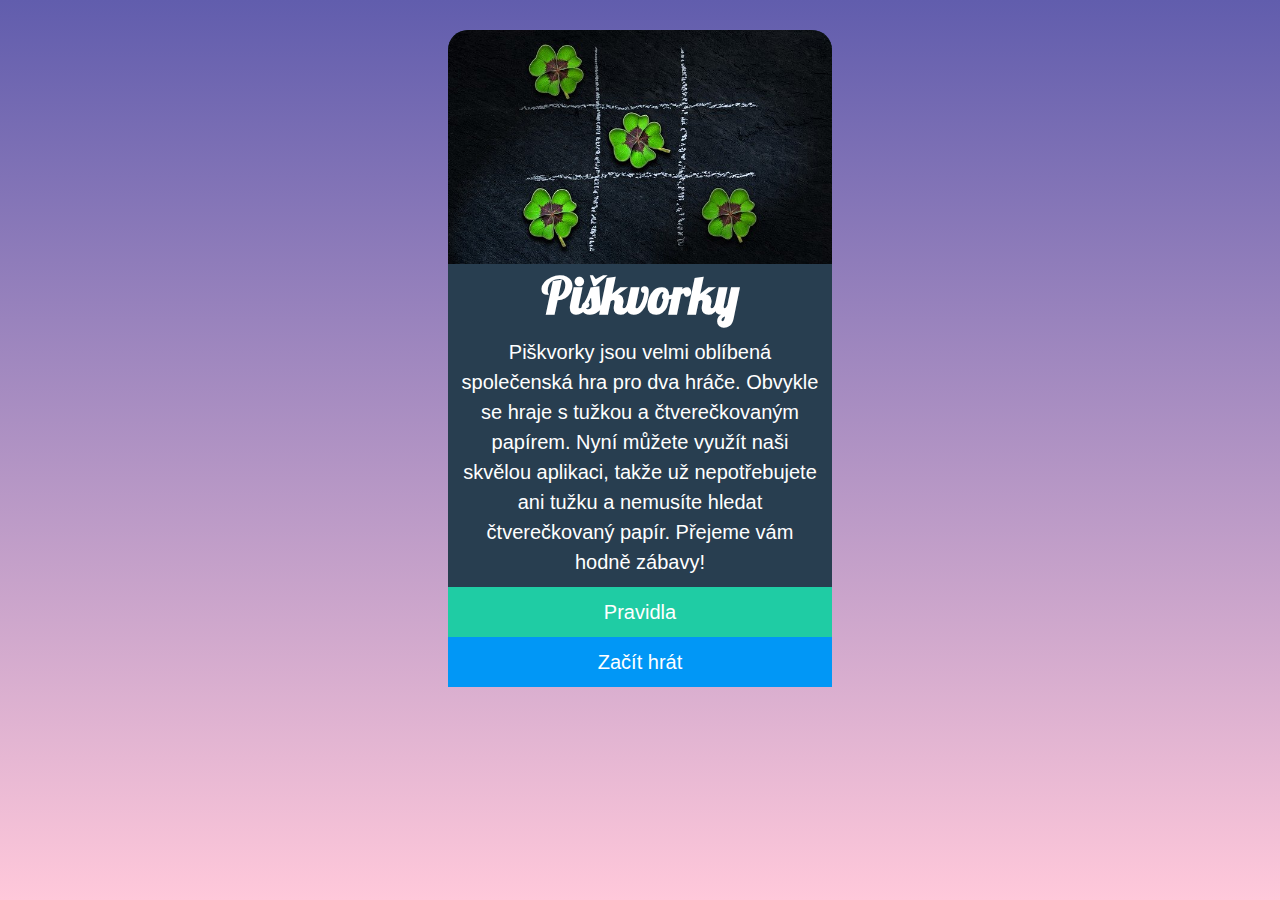
<file: index.html>
<!DOCTYPE html>
<html lang="cz">

<head>
  <meta charset="UTF-8">
  <meta http-equiv="X-UA-Compatible" content="IE=edge">
  <meta name="viewport" content="width=device-width, initial-scale=1.0">
  <title>Piškvorky</title>
  <link rel="stylesheet" href="styly.css">
  <link href="https://fonts.googleapis.com/css2?family=Lobster&display=swap" rel="stylesheet">
</head>

<body>
  <div class="piskvorky_home">

    <img class="piskvorky__obrazok" src="uvodni.jpg" alt="piskvorky">
    <h1 class="title">Piškvorky</h1>
    <p>
      Piškvorky jsou velmi oblíbená společenská hra pro dva hráče. Obvykle se hraje s tužkou a čtverečkovaným papírem.
      Nyní můžete využít naši skvělou aplikaci, takže už nepotřebujete ani tužku a nemusíte hledat čtverečkovaný
      papír.
      Přejeme vám hodně zábavy!
    </p>
    <a href="pravidla.html" class="tlacitka tlacitko__jedna">Pravidla</a>
    <a class="tlacitka tlacitko__dva" href="hra.html">Začít hrát</a>



  </div>
</body>

</html>
</file>
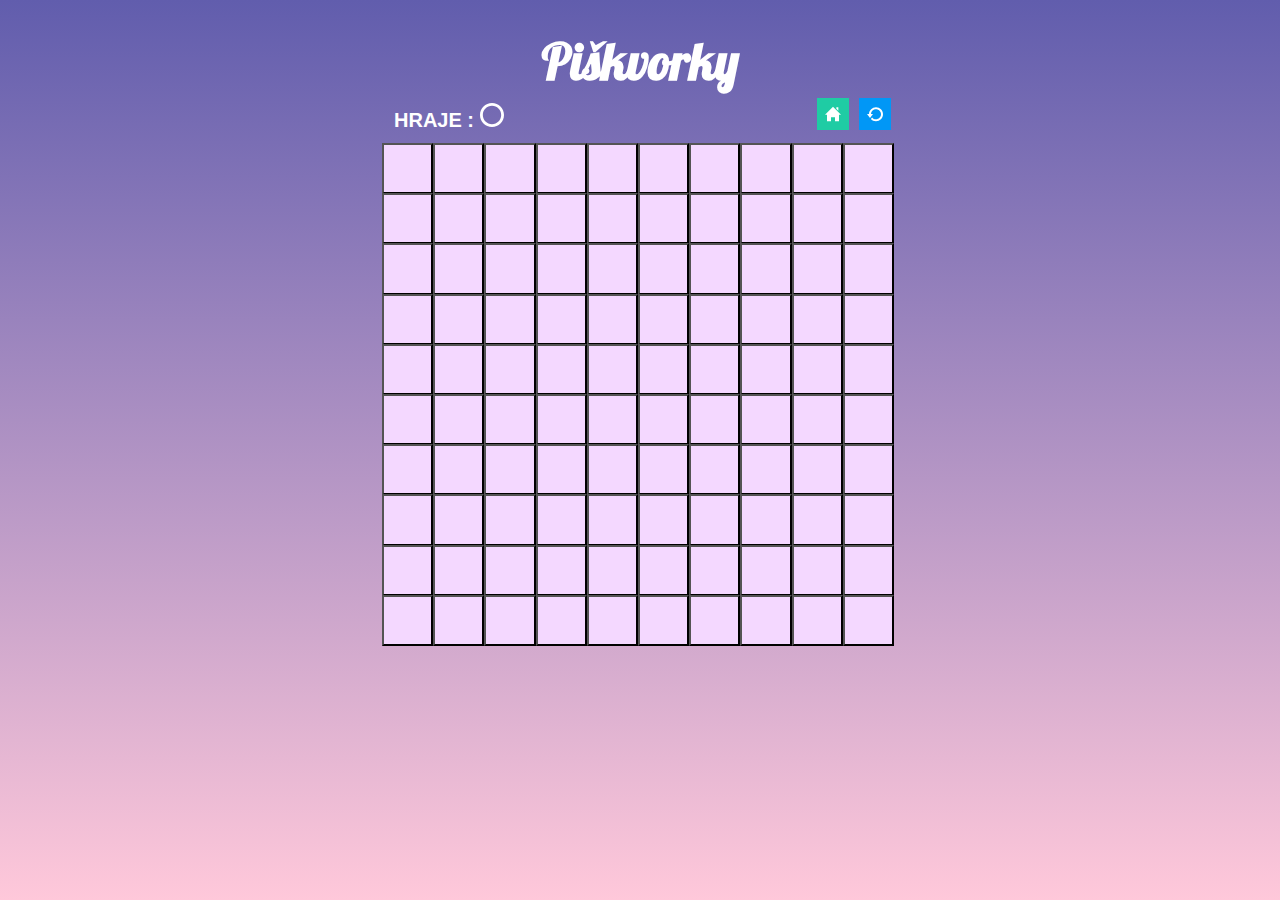
<file: hra.html>
<!DOCTYPE html>
<html lang="cz">

<head>
  <meta charset="UTF-8">
  <meta http-equiv="X-UA-Compatible" content="IE=edge">
  <meta name="viewport" content="width=device-width, initial-scale=1.0">
  <title>Piškvorky</title>
  <link rel="stylesheet" href="styly.css" />
  <link href="https://fonts.googleapis.com/css2?family=Lobster&display=swap" rel="stylesheet">
</head>

<body>
  <div class="Piskvorky__Hra">
    <h1 class="title">Piškvorky</h1>
    <div class="menu__hra">
      <div class="menu__hra__left">
        <p class="title__hra">HRAJE : <img src="foto/circle.svg" alt="circle"></p>
      </div>
      <div class="menu__hra__right">
        <a href="index.html"><img class="home__button1" src="foto/home.svg" alt="home"></a>
        <a href="hra.html"><img class="home__button2" src="foto/restart.svg" alt="restart"></a>
      </div>
    </div>
    <div class="playground">
      <button class="playground_button"></button>
      <button class="playground_button"></button>
      <button class="playground_button"></button>
      <button class="playground_button"></button>
      <button class="playground_button"></button>
      <button class="playground_button"></button>
      <button class="playground_button"></button>
      <button class="playground_button"></button>
      <button class="playground_button"></button>
      <button class="playground_button"></button>
      <button class="playground_button"></button>
      <button class="playground_button"></button>
      <button class="playground_button"></button>
      <button class="playground_button"></button>
      <button class="playground_button"></button>
      <button class="playground_button"></button>
      <button class="playground_button"></button>
      <button class="playground_button"></button>
      <button class="playground_button"></button>
      <button class="playground_button"></button>
      <button class="playground_button"></button>
      <button class="playground_button"></button>
      <button class="playground_button"></button>
      <button class="playground_button"></button>
      <button class="playground_button"></button>
      <button class="playground_button"></button>
      <button class="playground_button"></button>
      <button class="playground_button"></button>
      <button class="playground_button"></button>
      <button class="playground_button"></button>
      <button class="playground_button"></button>
      <button class="playground_button"></button>
      <button class="playground_button"></button>
      <button class="playground_button"></button>
      <button class="playground_button"></button>
      <button class="playground_button"></button>
      <button class="playground_button"></button>
      <button class="playground_button"></button>
      <button class="playground_button"></button>
      <button class="playground_button"></button>
      <button class="playground_button"></button>
      <button class="playground_button"></button>
      <button class="playground_button"></button>
      <button class="playground_button"></button>
      <button class="playground_button"></button>
      <button class="playground_button"></button>
      <button class="playground_button"></button>
      <button class="playground_button"></button>
      <button class="playground_button"></button>
      <button class="playground_button"></button>
      <button class="playground_button"></button>
      <button class="playground_button"></button>
      <button class="playground_button"></button>
      <button class="playground_button"></button>
      <button class="playground_button"></button>
      <button class="playground_button"></button>
      <button class="playground_button"></button>
      <button class="playground_button"></button>
      <button class="playground_button"></button>
      <button class="playground_button"></button>
      <button class="playground_button"></button>
      <button class="playground_button"></button>
      <button class="playground_button"></button>
      <button class="playground_button"></button>
      <button class="playground_button"></button>
      <button class="playground_button"></button>
      <button class="playground_button"></button>
      <button class="playground_button"></button>
      <button class="playground_button"></button>
      <button class="playground_button"></button>
      <button class="playground_button"></button>
      <button class="playground_button"></button>
      <button class="playground_button"></button>
      <button class="playground_button"></button>
      <button class="playground_button"></button>
      <button class="playground_button"></button>
      <button class="playground_button"></button>
      <button class="playground_button"></button>
      <button class="playground_button"></button>
      <button class="playground_button"></button>
      <button class="playground_button"></button>
      <button class="playground_button"></button>
      <button class="playground_button"></button>
      <button class="playground_button"></button>
      <button class="playground_button"></button>
      <button class="playground_button"></button>
      <button class="playground_button"></button>
      <button class="playground_button"></button>
      <button class="playground_button"></button>
      <button class="playground_button"></button>
      <button class="playground_button"></button>
      <button class="playground_button"></button>
      <button class="playground_button"></button>
      <button class="playground_button"></button>
      <button class="playground_button"></button>
      <button class="playground_button"></button>
      <button class="playground_button"></button>
      <button class="playground_button"></button>
      <button class="playground_button"></button>
      <button class="playground_button"></button>

    </div>


  </div>
</body>

</html>
</file>
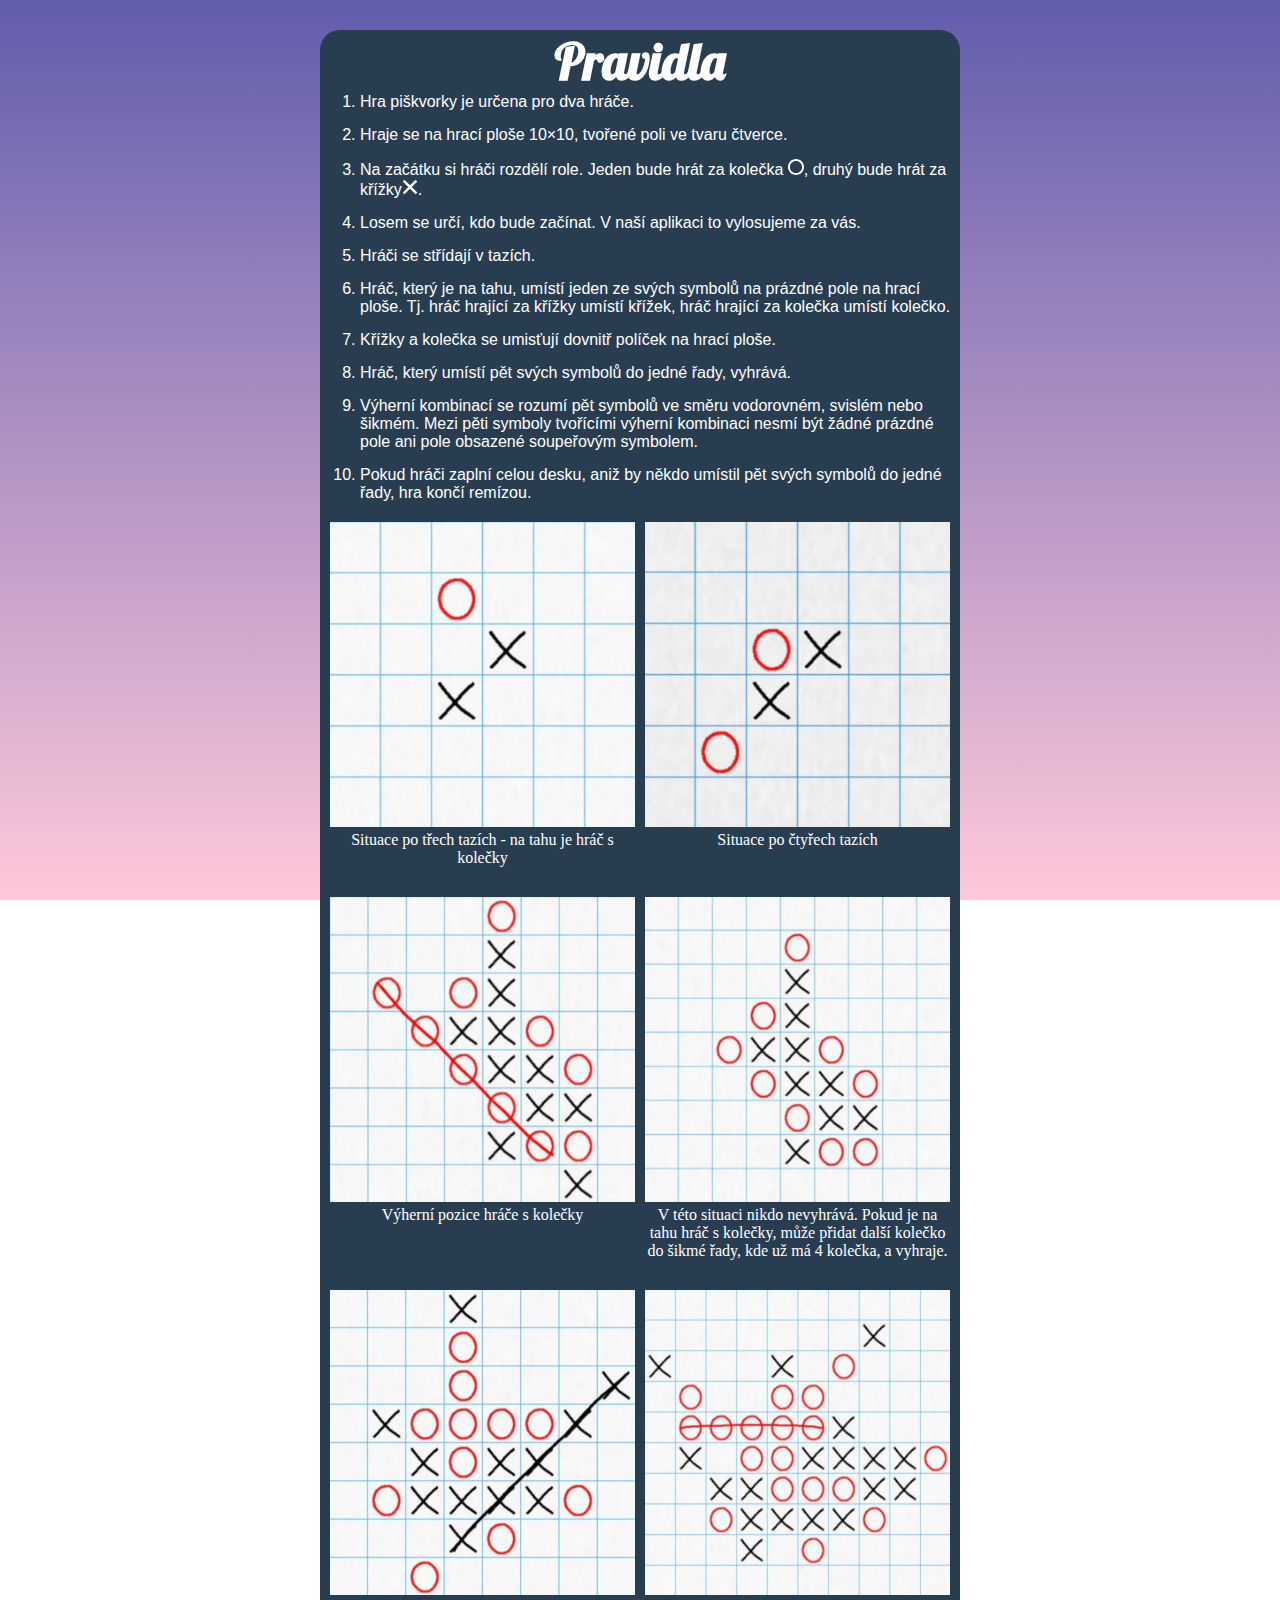
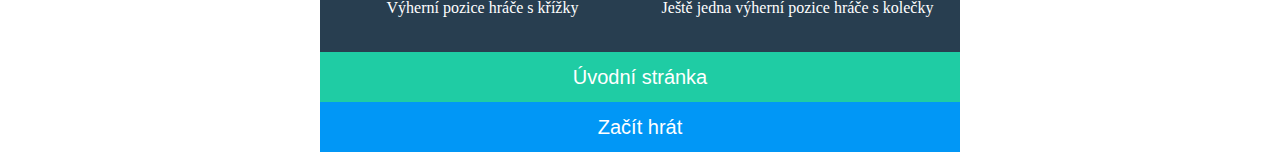
<file: pravidla.html>
<!DOCTYPE html>
<html lang="cz">

<head>
  <meta charset="UTF-8">
  <meta http-equiv="X-UA-Compatible" content="IE=edge">
  <meta name="viewport" content="width=device-width, initial-scale=1.0">
  <link rel="stylesheet" href="styly.css" />
  <link href="https://fonts.googleapis.com/css2?family=Lobster&display=swap" rel="stylesheet">
  <title></title>

</head>

<body>
  <div class="piskvorky_pravidla">

    <h1 class="title">Pravidla</h1>
    <ol>
      <li>Hra piškvorky je určena pro dva hráče.</li>
      <li>Hraje se na hrací ploše 10×10, tvořené poli ve tvaru čtverce.</li>
      <li>Na začátku si hráči rozdělí role. Jeden bude hrát za kolečka <img class="icons__textimages"
          src="foto/circle.svg" alt="koužek">, druhý bude hrát za křížky<img class="icons__textimages"
          src="foto/cross (1).svg" alt="křížik">.
      </li>
      <li>Losem se určí, kdo bude začínat. V naší aplikaci to vylosujeme za vás.
      </li>
      <li>Hráči se střídají v tazích.
      </li>
      <li>Hráč, který je na tahu, umístí jeden ze svých symbolů na prázdné pole na hrací ploše. Tj. hráč hrající za
        křížky umístí křížek, hráč hrající za kolečka umístí kolečko.
      </li>
      <li>Křížky a kolečka se umisťují dovnitř políček na hrací ploše.
      </li>
      <li>Hráč, který umístí pět svých symbolů do jedné řady, vyhrává.
      </li>
      <li>Výherní kombinací se rozumí pět symbolů ve směru vodorovném, svislém nebo šikmém. Mezi pěti symboly tvořícími
        výherní kombinaci nesmí být žádné prázdné pole ani pole obsazené soupeřovým symbolem.
      </li>
      <li>Pokud hráči zaplní celou desku, aniž by někdo umístil pět svých symbolů do jedné řady, hra končí remízou.
      </li>
    </ol>
    <div class="instructions">
      <figure><img class="instructions__piskvorky__img" src="foto/instructions-01.jpg" alt="Situace po třech tazích">
        <figurecaption>Situace po třech tazích - na tahu je hráč s kolečky</figurecaption>
      </figure>
      <figure><img class="instructions__piskvorky__img" src="foto/instructions-02.jpg" alt="Situace po čtyřech tazích">
        <figurecaption>Situace po čtyřech tazích</figurecaption>
      </figure>
      <figure><img class="instructions__piskvorky__img" src="foto/instructions-03.jpg"
          alt="Výherní pozice hráče s kolečky">
        <figurecaption>Výherní pozice hráče s kolečky
        </figurecaption>
      </figure>
      <figure><img class="instructions__piskvorky__img" src="foto/instructions-04.jpg"
          alt="V této situaci nikdo nevyhráva">
        <figurecaption>V této situaci nikdo nevyhrává. Pokud je na tahu hráč s kolečky, může přidat další kolečko do
          šikmé
          řady, kde už má 4 kolečka, a vyhraje.
        </figurecaption>
      </figure>
      <figure><img class="instructions__piskvorky__img" src="foto/instructions-05.jpg"
          alt="Vyherní pozice hráče s křížky">
        <figurecaption>Výherní pozice hráče s křížky
        </figurecaption>
      </figure>
      <figure><img class="instructions__piskvorky__img" src="foto/instructions-06.jpg" alt="Ještě jedna výherní pozice">
        <figurecaption>Ještě jedna výherní pozice hráče s kolečky
        </figurecaption>
      </figure>
    </div>

    <a class="tlacitka tlacitko__jedna" href="index.html">Úvodní stránka</a>
    <a class="tlacitka tlacitko__dva" href="index.html">Začít hrát</a>

  </div>
</body>

</html>
</file>
<file: styly.css>
*,
::before,
::after {
  box-sizing: border-box;
  margin: 0;
}

body {
  background: linear-gradient(#615dad, #ffc8da);
  min-height: 100vh;
  background-repeat: no-repeat;
  background-attachment: fixed;
}
.piskvorky_pravidla {
  background-color: #283e50;
  width: 50%;
  position: absolute;
  left: 50%;
  transform: translate(-50%);
  border-top-left-radius: 20px;
  border-top-right-radius: 20px;
  display: flex;
  flex-direction: column;
  margin: 30px 0px 130px 0px;
}
.piskvorky_home {
  background-color: #283e50;
  width: 30%;
  position: absolute;
  left: 50%;
  transform: translate(-50%);
  border-top-left-radius: 20px;
  border-top-right-radius: 20px;
  display: flex;
  flex-direction: column;
  margin: 30px 0px 130px 0px;
}
.title {
  font-family: 'Lobster', cursive;
  color: white;
  text-align: center;
  font-size: 50px;
}
.piskvorky__obrazok {
  width: 100%;
  border-top-left-radius: 20px;
  border-top-right-radius: 20px;
}

.tlacitka {
  width: 100%;
  height: 50px;
  line-height: 50px;
  font-size: 20px;
  font-family: sans-serif;
  color: white;
  text-align: center;
  text-decoration: none;
}

.tlacitko__jedna {
  background-color: #1fcca4;
  border: #1fcca4;
}
.tlacitko__jedna:hover {
  background-color: #1cbb96;
}
.tlacitko__dva {
  background-color: #0197f6;
  border: #0197f6;
}
.tlacitko__dva:hover {
  background-color: #0090e9;
}
p {
  color: white;
  text-align: center;
  font-size: 20px;
  font-family: sans-serif;
  line-height: 1.5;
  padding: 10px;
}

.icons__textimages {
  filter: invert(100%);
  width: 1em;
  height: 1em;
}
ol {
  color: white;
  font-family: sans-serif;
}

li {
  padding-bottom: 15px;
}

.instructions__piskvorky__img {
  width: 100%;
}

figure {
  color: white;
  font-family: italic;
  padding-bottom: 30px;
  text-align: center;
}

@media (min-width: 650px) {
  .instructions {
    display: flex;
    flex-wrap: wrap;
    flex-direction: row;
    padding: 5px;
  }
  figure {
    padding: 0px 5px 30px 5px;
    width: calc(100% / 2);
  }
}

@media (min-width: 1000px) {
  figure {
    padding: 0px 5px 30px 5px;
    width: calc(100% / 2);
  }
  .piskvorky_pravidla {
    max-width: 1000px;
  }
}

.Piskvorky__Hra {
  width: 40%;
  position: absolute;
  left: 50%;
  transform: translate(-50%);
  border-top-left-radius: 20px;
  border-top-right-radius: 20px;
  display: flex;
  flex-direction: column;
  margin: 30px 0px 130px 0px;
}
.menu__hra__right {
  display: flex;
  justify-content: space-between;
}
.menu__hra {
  display: flex;
  justify-content: space-between;
}
.title__hra {
  color: white;
}
.title__hra img {
  filter: invert(100%);
}

.home__button1 {
  height: 2rem;
  padding: 0.5rem;
  background-color: #1fcca4;
  border: #1fcca4;
  text-decoration: none;
}
.home__button1:hover {
  background-color: #1cbb96;
}
.home__button2 {
  padding: 0.5rem;
  height: 2rem;
  background-color: #0197f6;
  border: #0197f6;
  text-decoration: none;
}
.home__button2:hover {
  background-color: #0090e9;
}

.playground_button {
  width: 10%;
  aspect-ratio: 1/1;
  margin: -2px;
  border-color: black;
  background-color: #f4d8ff;
}
.playground_button:hover {
  background-color: #f7e6fd;
}
.menu__hra__right a {
  padding: 5px;
}
.title__hra {
  font-weight: bold;
}
</file>
